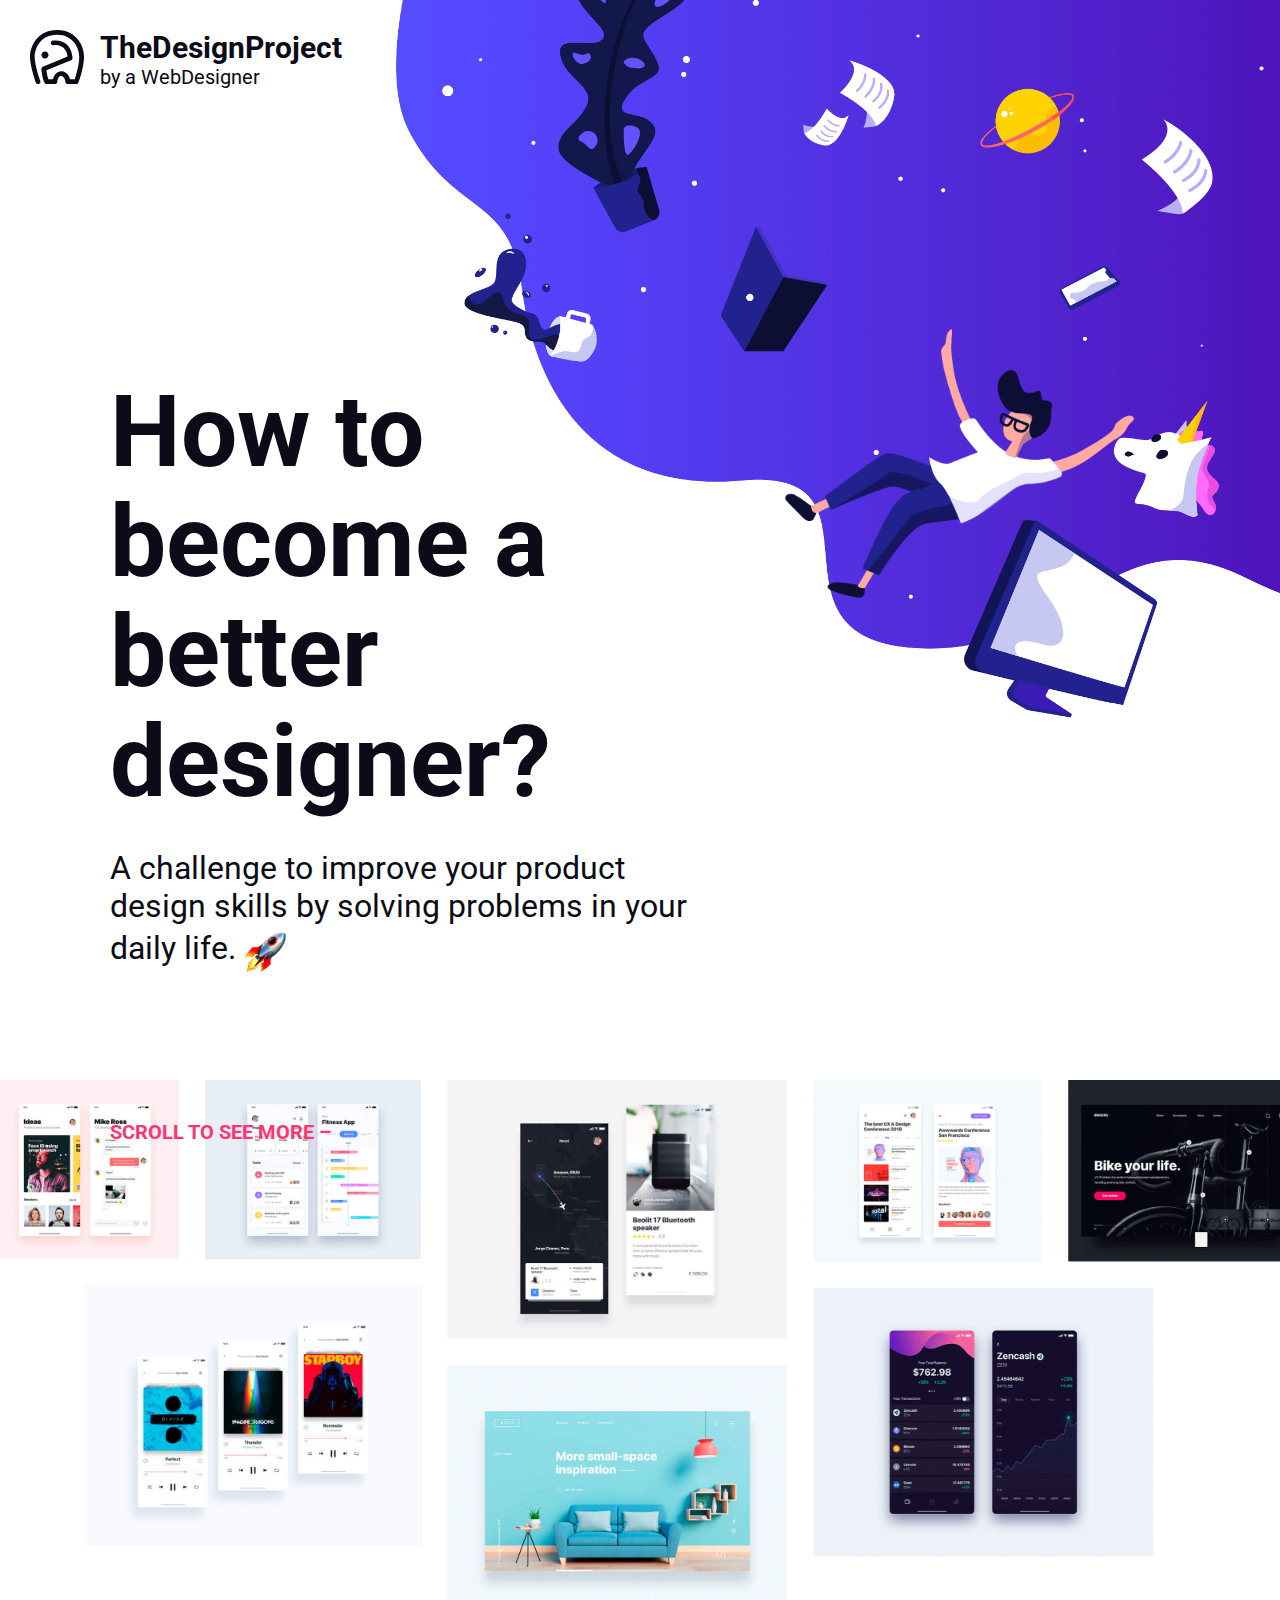
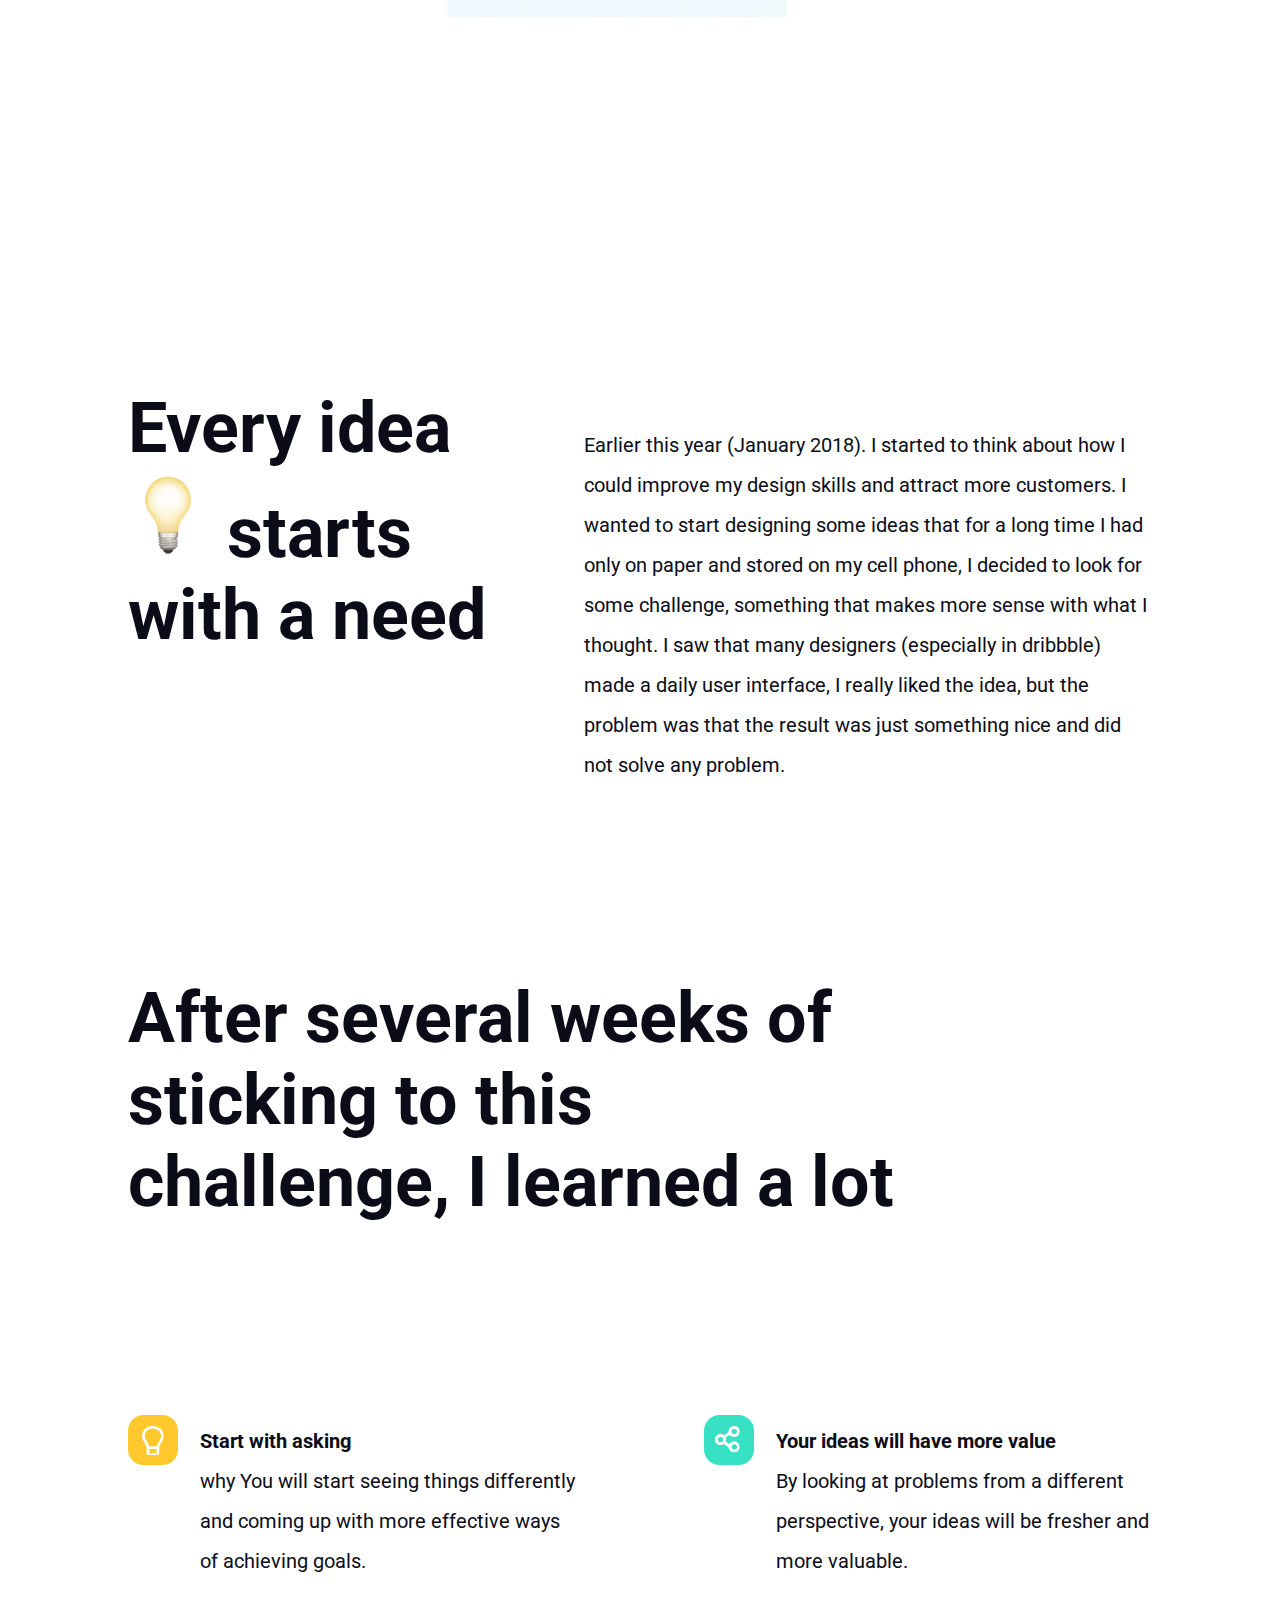
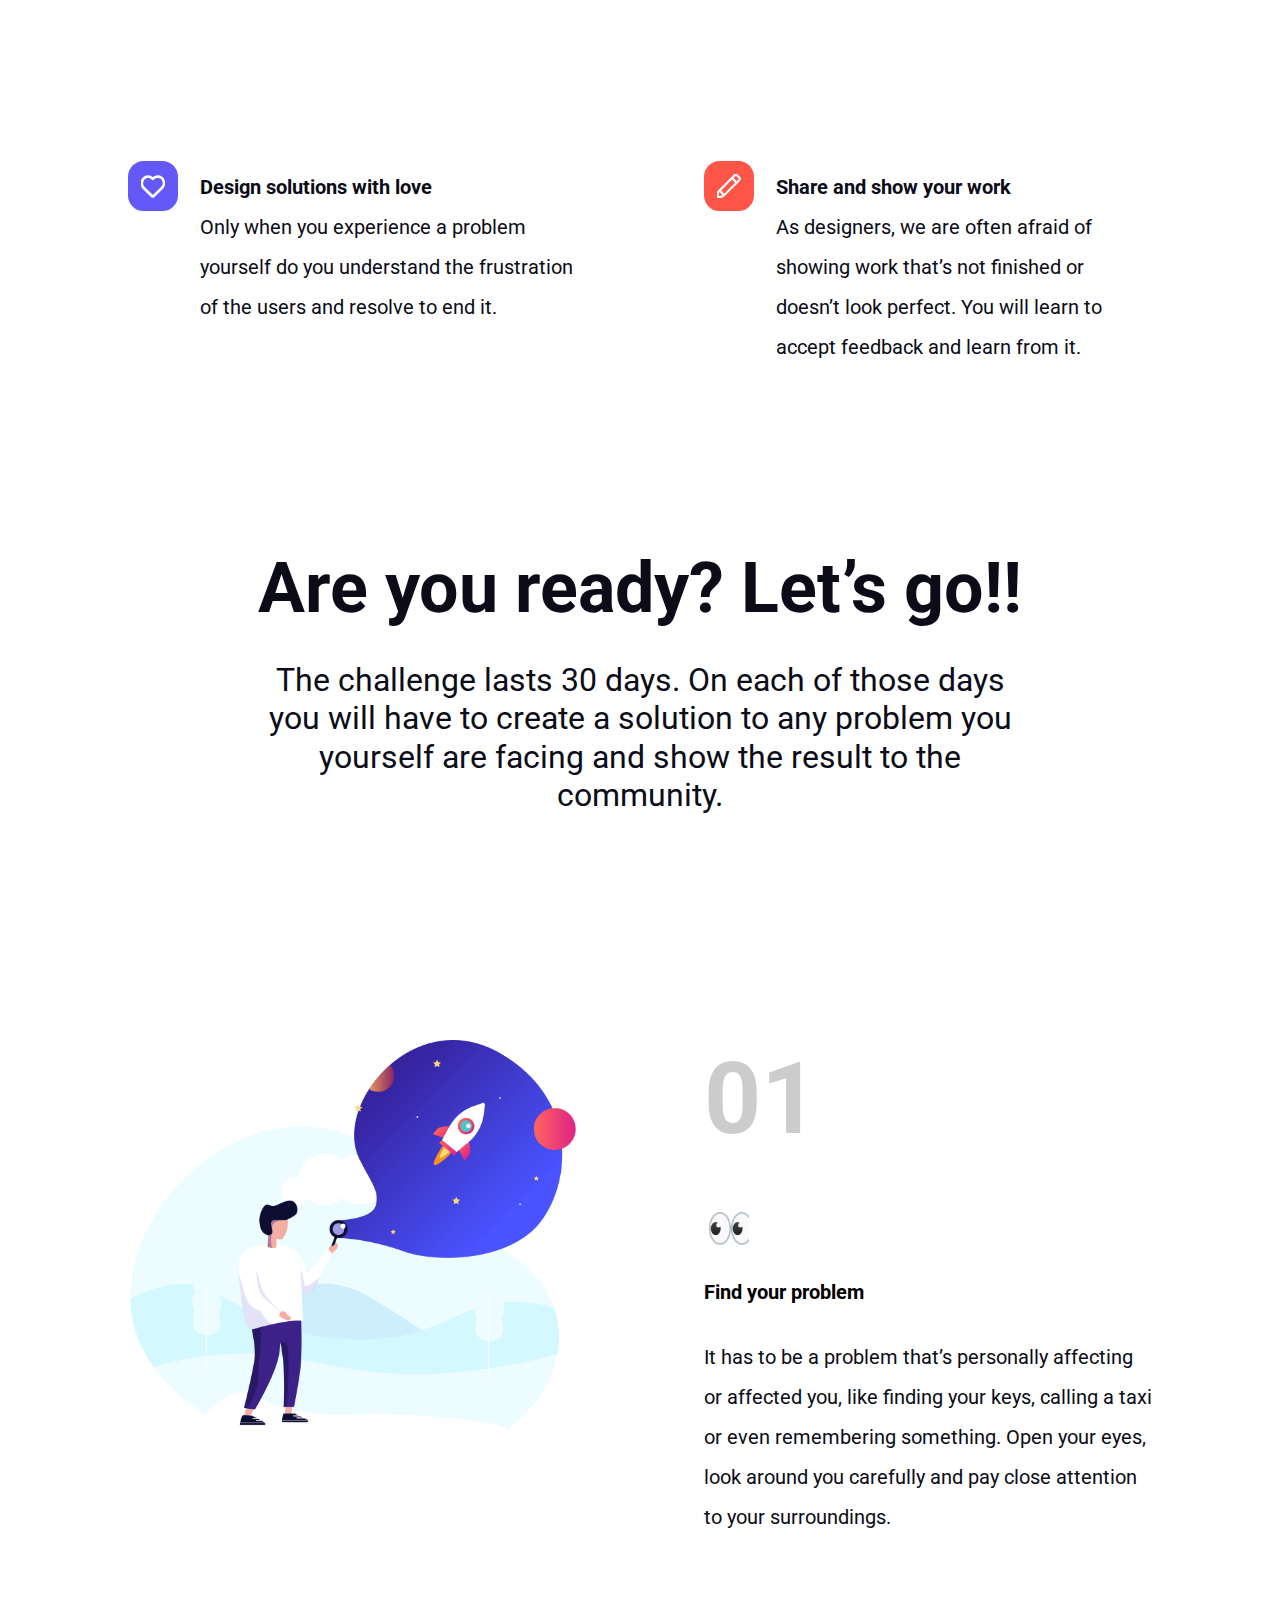
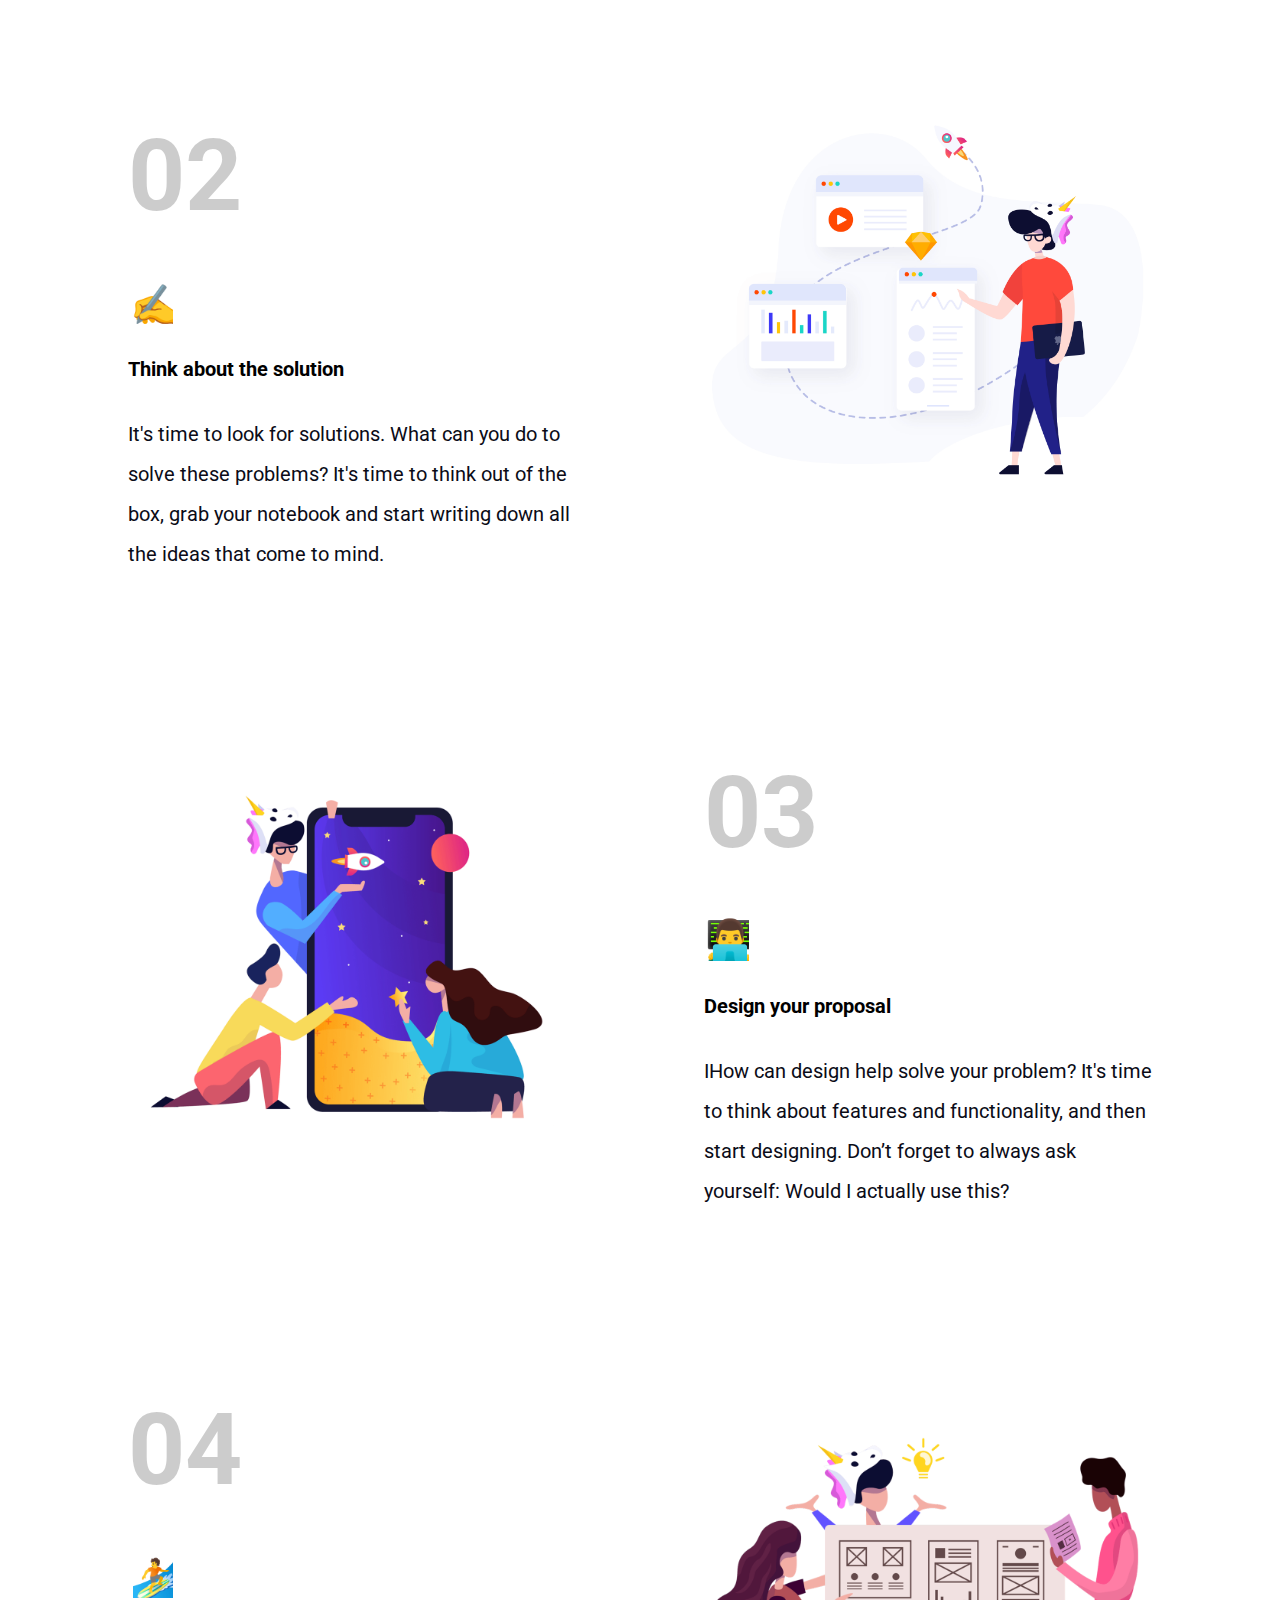
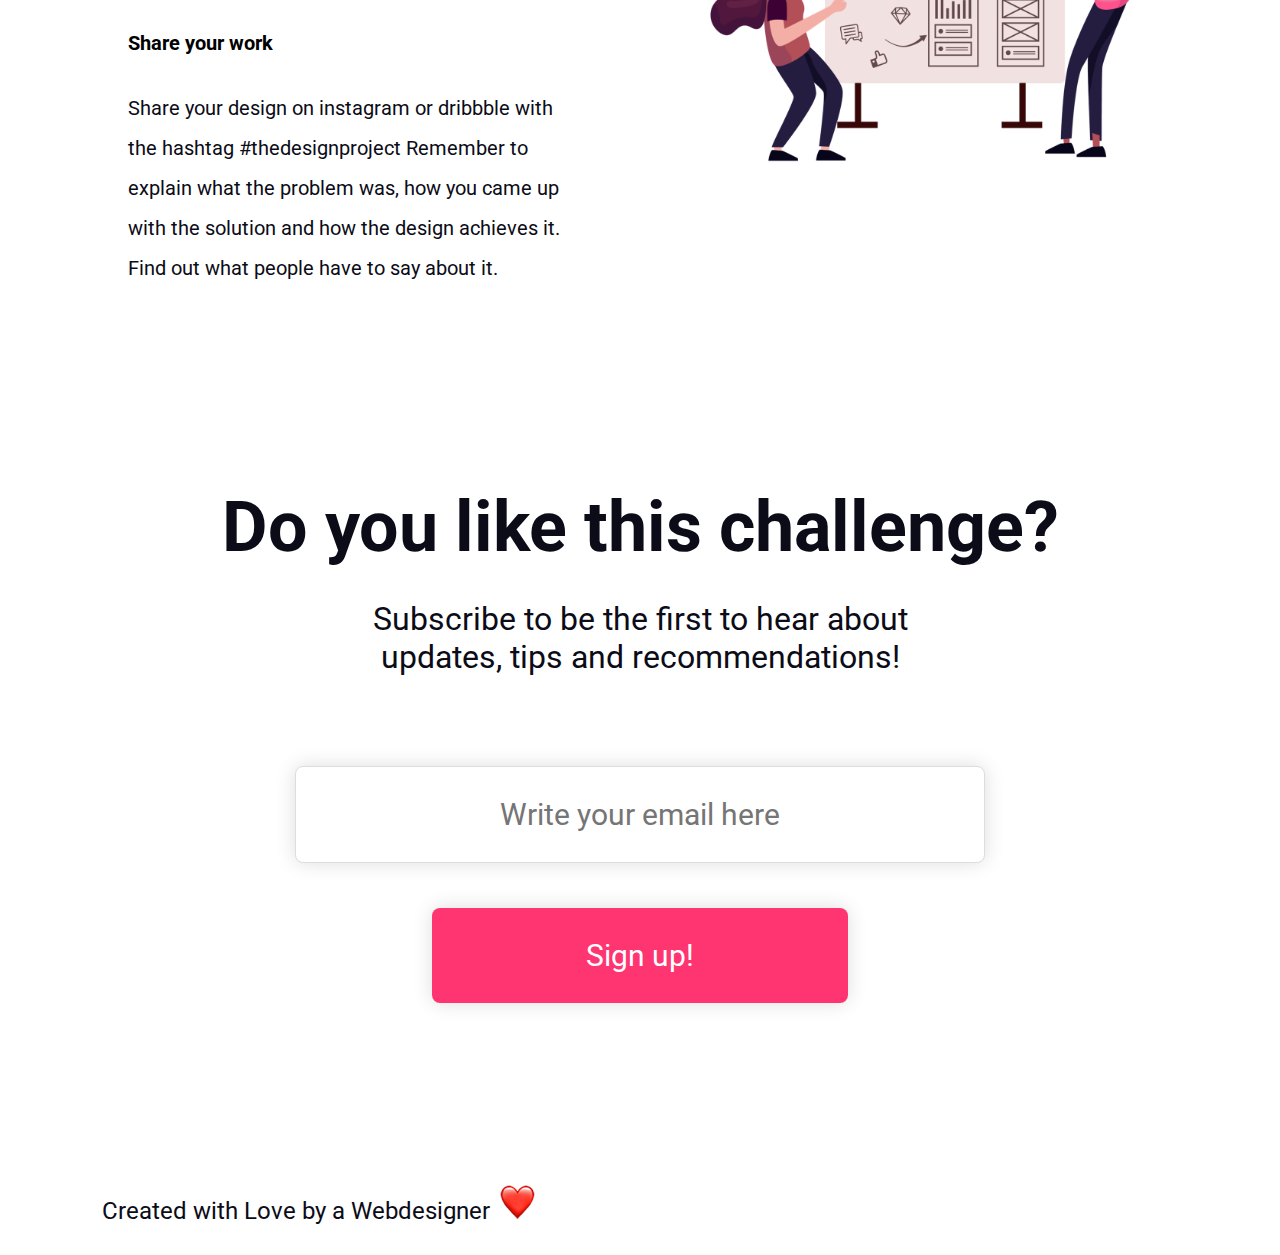
<file: index.html>
<!DOCTYPE html>
<html lang="en">
<head>
    <meta charset="UTF-8">
    <meta name="viewport" content="width=device-width, initial-scale=1.0">
    <link rel="stylesheet" href="assets/css/style.css">
    <title>Lev3_2_Project_css-vertiefung_designer-challenge</title>
</head>
<body>
    <header>
        <img class="Logo" src="assets/img/logo.svg" alt="Logo TheDesignProject">
        <h2>TheDesignProject</h2>
        <p>by a WebDesigner</p>
        <section>
                <h1>How to become a better designer?</h1>
                <p>A challenge to improve your product design skills by solving problems in your daily
                life.<span><img src="assets/img/rocket.png" alt="Rakete"></span></p>
                <div class="moving"></div>
        </section>
        <div><p>Scroll to see more –</p></div>
    </header>
    <section id="banner">
        <img src="assets/img/images.jpg" alt="Reference Images">
    </section>
    <section class="flexZweiSp">
        <article class="ideaHead">
            <h2>Every idea <span><img src="assets/img/idea.png" alt="idea"></span> starts with a need</h2>
        </article>
        <article class="ideaTxt">
            <p>Earlier this year (January 2018). I started to think about how I could improve my design skills and attract more customers. I wanted to start designing some ideas that for a long time I had only on paper and stored on my cell phone, I decided to look for some challenge, something that makes more sense with what I thought. I saw that many designers (especially in dribbble) made a daily user interface, I really liked the idea, but the problem was that the result was just something nice and did not solve any problem.</p>
        </article>
    </section>
    <section id="after">
        <h2>After several weeks of sticking to this challenge, I learned a lot</h2>
    </section>


    <section class="box">
        <article class="bullet">
            <img src="assets/img/title02.svg" alt="2">
            <p><strong>Start with asking</strong><br>why You will start seeing things differently and coming up with more effective ways of achieving goals.</p>
            </article>
            <article class="bullet">
                <img src="assets/img/title04.svg" alt="4">
                <p><strong>Your ideas will have more value</strong><br>By looking at problems from a different perspective, your ideas will be fresher and more valuable.</p>
                </article>
    </section>
    <section class="box">
        <article class="bullet">
            <img src="assets/img/title01.svg" alt="1">
            <p><strong>Design solutions with love</strong><br>Only when you experience a problem yourself do you understand the frustration of the users and resolve to end it.</p>
            </article>
            <article class="bullet">
                <img src="assets/img/title03.svg" alt="3">
                <p><strong>Share and show your work</strong><br>As designers, we are often afraid of showing work that’s not finished or doesn’t look perfect. You will learn to accept feedback and learn from it.</p>
                </article>
    </section>
    <section id="center">
    <h2>Are you ready? Let’s go!!</h2>
    <p>The challenge lasts 30 days. On each of those days you will have to create a solution to any problem you yourself are facing and show the result to the community.</p>
    </section>
    <section class="zweiSp">
        <article class="halfImgEins"></article>
        <article class="halfTxt">
            <h3>01</h3>
            <img src="assets/img/step01.svg" alt="step01">
            <div><strong>Find your problem</strong></div><br>
            <p>It has to be a problem that’s personally affecting or affected you, like finding your keys, calling a taxi or even remembering something. Open your eyes, look around you carefully and pay close attention to your surroundings.</p>        
        </article>
    </section>
    <section class="zweiSp">
        <article class="halfTxt">
            <h3>02</h3>
            <img src="assets/img/step02.svg" alt="step01">
            <div><strong>Think about the solution</strong></div><br>
            <p>It's time to look for solutions. What can you do to solve these problems? It's time to think out of the box, grab your notebook and start writing down all the ideas that come to mind.</p>  
        </article>
        <article class="halfImgZwei">
        </article>
    </section>
    <section class="zweiSp">
        <article class="halfImgDrei"></article>
        <article class="halfTxt">
            <h3>03</h3>
            <img src="assets/img/step03.svg" alt="step01">
            <div><strong>Design your proposal </strong></div><br>
            <p>IHow can design help solve your problem? It's time to think about features and functionality, and then start designing. Don’t forget to always ask yourself: Would I actually use this?</p>        
        </article>
    </section>
    <section class="zweiSp">
        <article class="halfTxt">
            <h3>04</h3>
            <img src="assets/img/step04.svg" alt="step01">
            <div><strong>Share your work </strong></div><br>
            <p>Share your design on instagram or dribbble with the hashtag #thedesignproject Remember to explain what the problem was, how you came up with the solution and how the design achieves it. Find out what people have to say about it.</p>  
        </article>
        <article class="halfImgVier">
        </article>
    </section>
    <section id="centerDoYouLike">
        <h2>Do you like this challenge?</h2>
        <p>Subscribe to be the first to hear about updates, tips and recommendations!</p>
    </section>
<section>
    <form>
            <input type="email" required placeholder="Write your email here">
            <input class="button" type="submit" value="Sign up!">
    </form>
</section>
<footer>
    <p>Created with Love by a Webdesigner <img src="assets/img/love.png" alt="Love"></p>
</footer>
    </body>
</html>
</file>
<file: assets/css/style.css>
@import url('https://fonts.googleapis.com/css2?family=Roboto:wght@300;400;700&display=swap');

html{
    scroll-behavior: smooth;
}
* {margin:0; padding:0}

body {
    font-size: 20px;
}
p {
    font-family: 'Roboto', sans-serif;
    font-weight: 400;
    color: #0b0c17;
}
h1 {
    font-family: 'Roboto', sans-serif;
    font-weight: 700;
    color: #0b0c17;
}
h2 {
    font-family: 'Roboto', sans-serif;
    font-size: 3.5em;
    font-weight: 700;
    color: #0b0c17;
}
.Logo {
    padding: 30px 0 0 30px;
    width: 54px;
    position: fixed;
}
header h2 {
    font-size: 1.5em;
    padding: 30px 0 0 100px;
}
header p {
    padding-left: 100px;
}
header {
    background: url(../img/ilustracion1.png) right/contain no-repeat,url() right/contain no-repeat;
    position: relative;
    height: 80vh;
}
h1 {
    font-size: 5em;
    line-height: 1.1em;
    padding: 32vh 40% 0 110px;
    text-shadow: -2px 3px 1px white;
}
header span img {
    vertical-align: middle;
}
section p {
    font-size: 1.6em;
    line-height: 1.2em;
    padding: 1em 46% 5vh 110px;
}
header div p{
    padding: 11vh 0 0vh 110px;
    text-transform: uppercase;
    font-weight: 700;
    color: #ff3571;
}
#banner img {
    width: 100%;
    margin-top: 40vh;
}
.moving {
    width: 50%;
    height: 80vh;
    background: url(../img/ilustracion_people.png) right/contain no-repeat;
    position: absolute;
    top: 6vh;
    right: 2vw;
    animation: moving-dude 2s linear infinite;
}
@keyframes moving-dude {
    0%, 100% {top: 6vh}
    50% {top: 8vh}
    }
.flexZweiSp {
    width: 100%;
    display: flex;
    justify-content: space-around;
    align-items: baseline;
    margin-top: 40vh;
}
.ideaHead {
    width: 40%;
    padding: 0 6% 0 10%;
}
.ideaTxt {
    width: 60%;
    padding-right: 10%;
}
.ideaTxt p {
    font-size: 1em;
    line-height: 2em;
    padding: 0;
}
#after {
    padding: 15% 30% 15% 10%;
}
.box {
    display: flex;
    align-items: flex-start;
    flex-wrap: wrap;
    justify-content: space-evenly;
    width: 100%;
    margin-bottom: 20vh;
}
.bullet {
    display: flex;
    align-items: flex-start;
    flex-direction: row;
    flex-wrap: nowrap;
    width: 35%;
}
.bullet p {
    font-size: 1em;
    line-height: 2em;
    padding: 0;
    margin-left: 5%;
    padding-top: 6px;
}
.bullet img {
    width: 50px;
}
#center h2 {
    text-align: center;
}
#center p {
    text-align: center;
    padding-left: 20%;
    padding-right: 20%;
}
#centerDoYouLike {
    padding: 22vh 10% 5vh;
}
#centerDoYouLike h2 {
    text-align: center;
}
#centerDoYouLike p {
    text-align: center;
    padding-left: 20%;
    padding-right: 20%;
}




.zweiSp {
    width: 100%;
    display: flex;
    justify-content: space-evenly;
    align-self: flex-start;
    padding-top: 20vh;
}
.halfImgEins {
    background: url(../img/step01.png) top/contain no-repeat;
    width: 35%;
}
.halfImgZwei {
    background: url(../img/step02.png) top/contain no-repeat;
    width: 35%;
}
.halfImgDrei {
    background: url(../img/step03.png) top/contain no-repeat;
    width: 35%;
}
.halfImgVier {
    background: url(../img/step04.png) top/contain no-repeat;
    width: 35%;
}
.halfTxt {
    width: 35%;
}
.halfTxt h3 {
    font-family: 'Roboto', sans-serif;
    font-size: 5em;
    padding: 0;
    margin: 0;
    color: rgba(0, 0, 0, 0.2);
    padding-bottom: 5vh;
}
.halfTxt p {
    font-family: 'Roboto', sans-serif;
    font-size: 1em;
    line-height: 2em;
    padding: 0;
    margin: 0;
}
.halfTxt div {
    font-family: 'Roboto', sans-serif;
    margin-top: 1.4em;
    margin-bottom: 0.5em;
}
form input {
    font-family: 'Roboto', sans-serif;
    font-size: 1.5em;
    display: block;
    margin: 0 auto;
    background: white;
    border: none;
    text-align: center;
    border: 1px solid #ddd;
    padding: 30px 12%;
    border-radius: 8px;
    box-shadow: 0 0 20px #ddd;
}
.button {
    font-family: 'Roboto', sans-serif;
    font-size: 1.5em;
    color: white;
    margin: 0 auto;
    background: #ff3571;
    border: none;
    text-align: center;
    padding: 30px 12%;
    margin-top: 5vh;
    margin-bottom: 20vh;
    border-radius: 8px;
    box-shadow: 0 0 20px #ddd;
}
.button:hover {
    background-image: linear-gradient(to right, #ff3571 , #3C30FF);
}
footer {
    font-size: 1.2em;
    padding: 0 0 30px 8%;
}
footer img {
    vertical-align: baseline;
}
</file>
